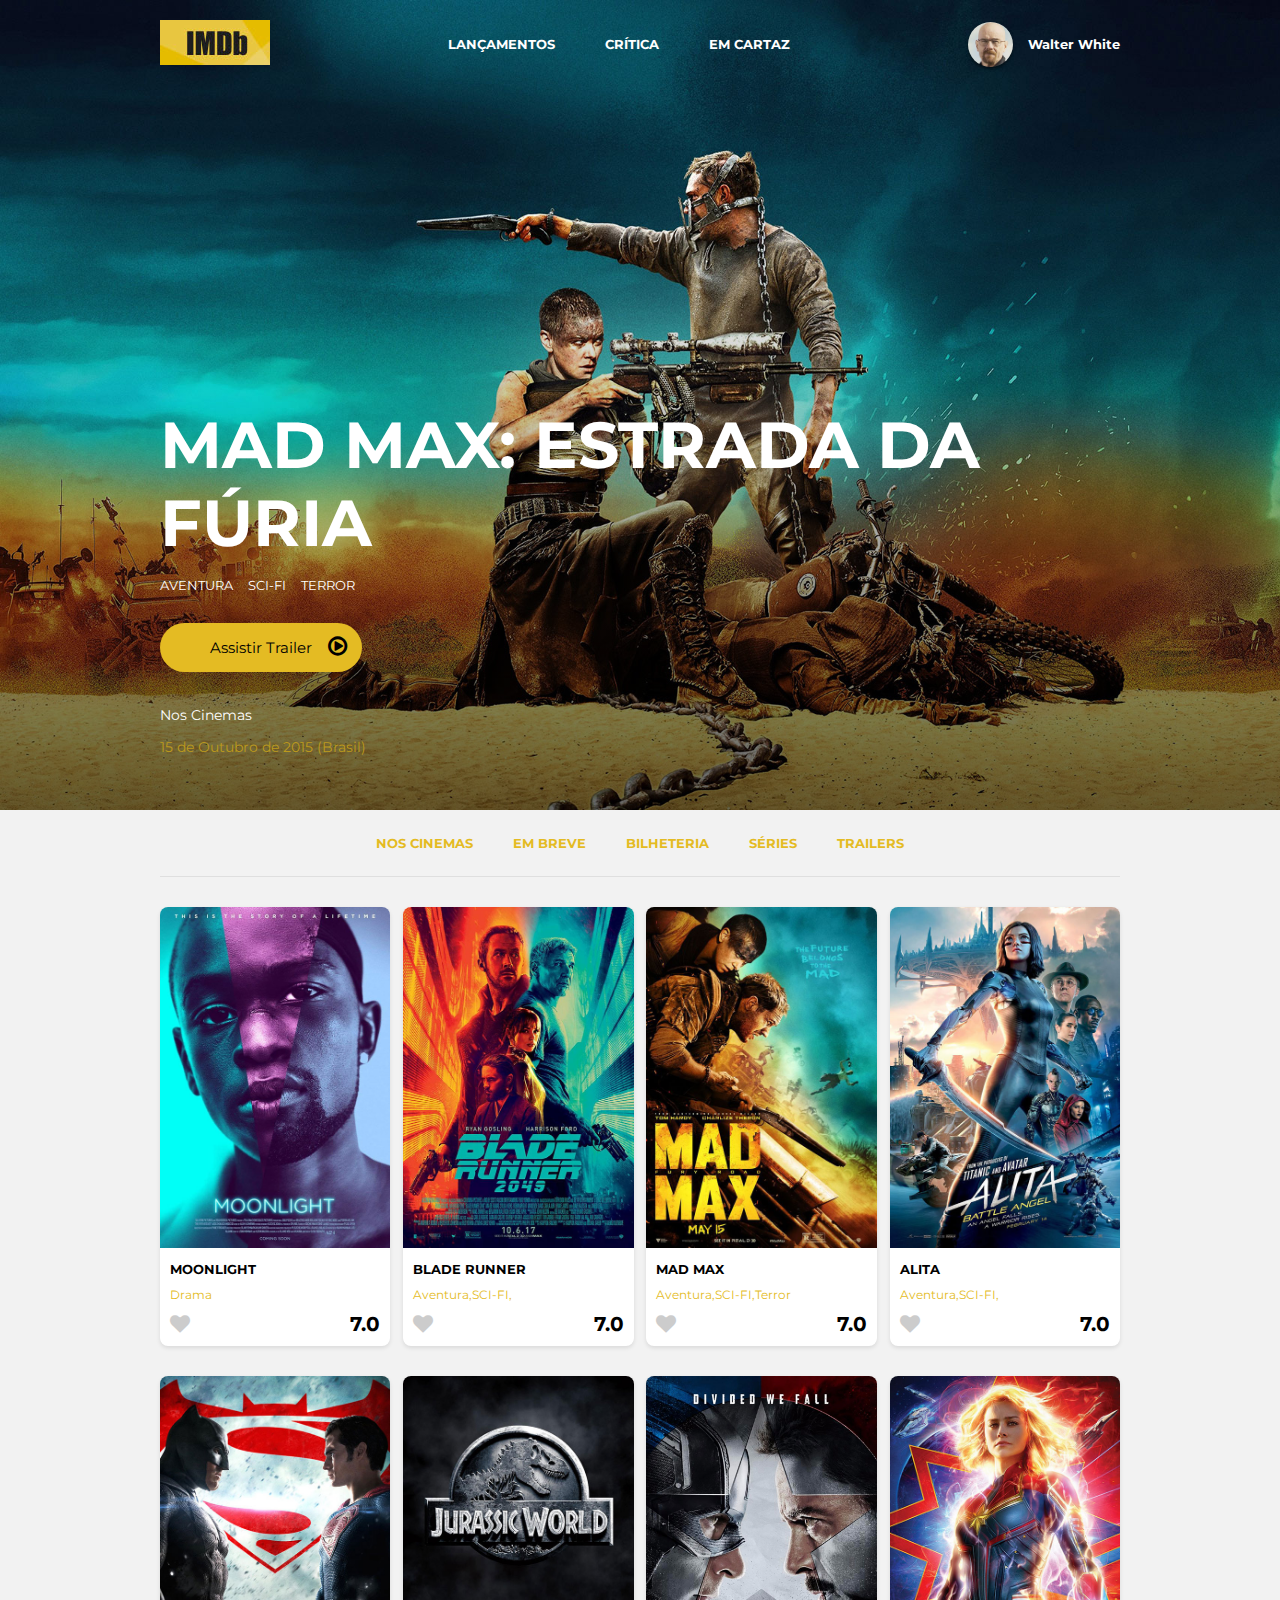
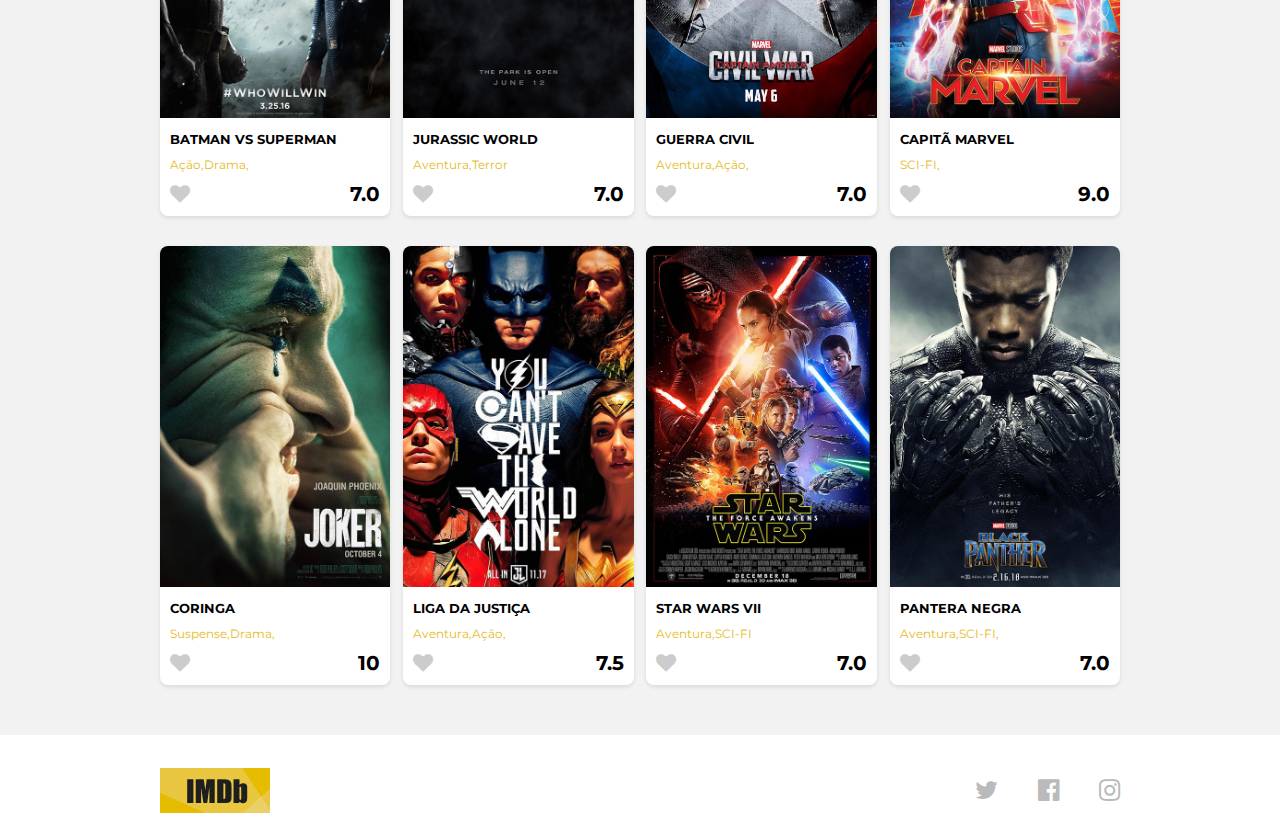
<file: desafio pag estatica imdb/public/index.html>
<!DOCTYPE html>
<html lang="en">
<head>
    <meta charset="UTF-8">
    <title>IMDB - CodeNation Filmes</title>
    <meta name="description" content="" />
    <link rel="shortcut icon" type="image/png" href="/favicon.png"/>
    <meta name="viewport" content="width=device-width, initial-scale=1.0">
    
    <link rel="stylesheet" href="css/normalize.css" />
    <link rel="stylesheet" href="css/main.css">
    


</head>
<body>

    <header class="cabecalho">
         <nav class="menu">
             <div class="container">
                 <a href="#" class="logo-imdb">
                     <img src="img/logo-imdb.jpg" alt="logo imdb">
                 </a>

                 <ul class="menu-itens">
                     <li class="item-menu"> <a href="#">Lançamentos</a></li>
                     <li class="item-menu"><a href="#">Crítica</a></li>
                     <li class="item-menu"> <a href="#">Em cartaz</a></li>
                 </ul>

                 <div class="usuario">
                    <a href="#" class="usuario-walter">
                        <img src="img/walter-white.jpg" alt="foto walter"> 
                    </a>
                 
                    <div class="usuario-nome">
                    Walter White
                    </div>
                </div>
             </div>
         </nav>

        <div class="conteudo-header">
            <div class="container">
                <h2 class="conteudo-titulo">MAD MAX: ESTRADA DA FÚRIA</h1>
                <p class="genero">
                    <a href="#" class="item-genero">Aventura</a>
                    <a href="#" class="item-genero">Sci-fi</a>
                    <a href="#" class="item-genero">Terror</a>
                </p>
                <a href="#" class="triler-button"> 
                    Assistir Trailer
                    <i class="fa fa-play-circle-o"></i>
                </a>
                <div class="capa-info">
                    <p>Nos Cinemas</p>
                    <p>15 de Outubro de 2015 (Brasil)</p>
                </div>
            </div>
        </div>

    </header>

    <section class="catalogo">
        <nav class="catalogo-menu">
            <div class="container">
                <ul class="menu-catalogo">
                    <li class="menu-catalogo-linha">
                        <a href="#">Nos Cinemas</a>
                    </li>
                    <li class="menu-catalogo-linha">
                        <a href="#">Em breve</a>
                    </li>
                    <li class="menu-catalogo-linha">
                        <a href="#">Bilheteria</a>
                    </li>
                    <li class="menu-catalogo-linha">
                        <a href="#">Séries</a>
                    </li>
                    <li class="menu-catalogo-linha">
                        <a href="#">Trailers</a>
                    </li>
                </ul>
            </div>
        </nav>
        <div class="container">
            <ul class="catalogo-filmes-lista">
                <li class="catalogo-filmes-lista-item">
                    <figure class="filme-poster">
                        <img src="img/poster-moonlight.jpg" alt="" />
                        <div class="filme-poster-info">
                            <h3>Moonlight</h3>
                            <a href="#" class="filme-poster-link"
                                ><i class="fa fa-play" aria-hidden="true"></i
                            ></a>
                        </div>
                    </figure>

                    <div class="filme-sinopse">
                        <h3 class="filme-sinopse-titulo">Moonlight</h3>
                        <p class="sinopse-genero">
                            <a href="#" class="sinopse-genero-item">Drama</a>
                        </p>
                        <p class="filme-nota">
                            <i class="fa fa-heart" aria-hidden="true"></i> 7.0
                        </p>
                    </div>
                </li>

                <li class="catalogo-filmes-lista-item">
                    <figure class="filme-poster">
                        <img src="img/poster-bladerunner.jpg" alt="" />
                        <div class="filme-poster-info">
                            <h3>Blade Runner</h3>
                            <a href="#" class="filme-poster-link"
                                ><i class="fa fa-play" aria-hidden="true"></i
                            ></a>
                        </div>
                    </figure>

                    <div class="filme-sinopse">
                        <h3 class="filme-sinopse-titulo">Blade Runner</h3>
                        <p class="sinopse-genero">
                            <a href="#" class="sinopse-genero-item">Aventura,</a>
                            <a href="#" class="sinopse-genero-item">SCI-FI,</a>
                        </p>
                        <p class="filme-nota">
                            <i class="fa fa-heart" aria-hidden="true"></i> 7.0
                        </p>
                    </div>
                </li>

                <li class="catalogo-filmes-lista-item">
                    <figure class="filme-poster">
                        <img src="img/poster-mad-max.jpg" alt="" />
                        <div class="filme-poster-info">
                            <h3>Mad Max</h3>
                            <a href="#" class="filme-poster-link"
                                ><i class="fa fa-play" aria-hidden="true"></i
                            ></a>
                        </div>
                    </figure>

                    <div class="filme-sinopse">
                        <h3 class="filme-sinopse-titulo">Mad Max</h3>
                        <p class="sinopse-genero">
                            <a href="#" class="sinopse-genero-item">Aventura,</a>
                            <a href="#" class="sinopse-genero-item">SCI-FI,</a>
                            <a href="#" class="sinopse-genero-item">Terror</a>
                        </p>
                        <p class="filme-nota">
                            <i class="fa fa-heart" aria-hidden="true"></i> 7.0
                        </p>
                    </div>
                </li>

                <li class="catalogo-filmes-lista-item">
                    <figure class="filme-poster">
                        <img src="img/poster-alita.jpg" alt="" />
                        <div class="filme-poster-info">
                            <h3>Alita</h3>
                            <a href="#" class="filme-poster-link"
                                ><i class="fa fa-play" aria-hidden="true"></i
                            ></a>
                        </div>
                    </figure>

                    <div class="filme-sinopse">
                        <h3 class="filme-sinopse-titulo">Alita</h3>
                        <p class="sinopse-genero">
                            <a href="#" class="sinopse-genero-item">Aventura,</a>
                            <a href="#" class="sinopse-genero-item">SCI-FI,</a>
                        </p>
                        <p class="filme-nota">
                            <i class="fa fa-heart" aria-hidden="true"></i> 7.0
                        </p>
                    </div>
                </li>

                <li class="catalogo-filmes-lista-item">
                    <figure class="filme-poster">
                        <img src="img/poster-batman-superman.jpg" alt="" />
                        <div class="filme-poster-info">
                            <h3>Batman VS Superman</h3>
                            <a href="#" class="filme-poster-link"
                                ><i class="fa fa-play" aria-hidden="true"></i
                            ></a>
                        </div>
                    </figure>

                    <div class="filme-sinopse">
                        <h3 class="filme-sinopse-titulo">Batman VS Superman</h3>
                        <p class="sinopse-genero">
                            <a href="#" class="sinopse-genero-item">Ação,</a>
                            <a href="#" class="sinopse-genero-item">Drama,</a>
                        </p>
                        <p class="filme-nota">
                            <i class="fa fa-heart" aria-hidden="true"></i> 7.0
                        </p>
                    </div>
                </li>

                <li class="catalogo-filmes-lista-item">
                    <figure class="filme-poster">
                        <img src="img/poster-jurassic-world.jpg" alt="" />
                        <div class="filme-poster-info">
                            <h3>Jurassic World</h3>
                            <a href="#" class="filme-poster-link"
                                ><i class="fa fa-play" aria-hidden="true"></i
                            ></a>
                        </div>
                    </figure>

                    <div class="filme-sinopse">
                        <h3 class="filme-sinopse-titulo">Jurassic World</h3>
                        <p class="sinopse-genero">
                            <a href="#" class="sinopse-genero-item">Aventura,</a>
                            <a href="#" class="sinopse-genero-item">Terror</a>
                        </p>
                        <p class="filme-nota">
                            <i class="fa fa-heart" aria-hidden="true"></i> 7.0
                        </p>
                    </div>
                </li>

                <li class="catalogo-filmes-lista-item">
                    <figure class="filme-poster">
                        <img src="img/poster-civil-war.jpg" alt="" />
                        <div class="filme-poster-info">
                            <h3>Guerra Civil</h3>
                            <a href="#" class="filme-poster-link"
                                ><i class="fa fa-play" aria-hidden="true"></i
                            ></a>
                        </div>
                    </figure>

                    <div class="filme-sinopse">
                        <h3 class="filme-sinopse-titulo">Guerra Civil</h3>
                        <p class="sinopse-genero">
                            <a href="#" class="sinopse-genero-item">Aventura,</a>
                            <a href="#" class="sinopse-genero-item">Ação,</a>
                        </p>
                        <p class="filme-nota">
                            <i class="fa fa-heart" aria-hidden="true"></i> 7.0
                        </p>
                    </div>
                </li>

                <li class="catalogo-filmes-lista-item">
                    <figure class="filme-poster">
                        <img src="img/poster-capita-marvel.jpg" alt="" />
                        <div class="filme-poster-info">
                            <h3>Capitã Marvel</h3>
                            <a href="#" class="filme-poster-link"
                                ><i class="fa fa-play" aria-hidden="true"></i
                            ></a>
                        </div>
                    </figure>
                    <div class="filme-sinopse">
                        <h3 class="filme-sinopse-titulo">Capitã Marvel</h3>
                        <p class="sinopse-genero">
                            <a href="#" class="sinopse-genero-item">SCI-FI,</a>
                        </p>
                        <p class="filme-nota">
                            <i class="fa fa-heart" aria-hidden="true"></i> 9.0
                        </p>
                    </div>
                </li>

                <li class="catalogo-filmes-lista-item">
                    <figure class="filme-poster">
                        <img src="img/poster-coringa.jpg" alt="" />
                        <div class="filme-poster-info">
                            <h3>Coringa</h3>
                            <a href="#" class="filme-poster-link"
                                ><i class="fa fa-play" aria-hidden="true"></i
                            ></a>
                        </div>
                    </figure>
                    <div class="filme-sinopse">
                        <h3 class="filme-sinopse-titulo">Coringa</h3>
                        <p class="sinopse-genero">
                            <a href="#" class="sinopse-genero-item">Suspense,</a>
                            <a href="#" class="sinopse-genero-item">Drama,</a>
                        </p>
                        <p class="filme-nota">
                            <i class="fa fa-heart" aria-hidden="true"></i> 10
                        </p>
                    </div>
                </li>

                <li class="catalogo-filmes-lista-item">
                    <figure class="filme-poster">
                        <img src="img/poster-liga-justica.jpg" alt="" />
                        <div class="filme-poster-info">
                            <h3>Liga da Justiça</h3>
                            <a href="#" class="filme-poster-link"
                                ><i class="fa fa-play" aria-hidden="true"></i
                            ></a>
                        </div>
                    </figure>
                    <div class="filme-sinopse">
                        <h3 class="filme-sinopse-titulo">Liga da Justiça</h3>
                        <p class="sinopse-genero">
                            <a href="#" class="sinopse-genero-item">Aventura,</a>
                            <a href="#" class="sinopse-genero-item">Ação,</a>
                        </p>
                        <p class="filme-nota">
                            <i class="fa fa-heart" aria-hidden="true"></i> 7.5
                        </p>
                    </div>
                </li>

                <li class="catalogo-filmes-lista-item">
                    <figure class="filme-poster">
                        <img src="img/poster-star-wars.jpg" alt="" />
                        <div class="filme-poster-info">
                            <h3>Star Wars VII</h3>
                            <a href="#" class="filme-poster-link"
                                ><i class="fa fa-play" aria-hidden="true"></i
                            ></a>
                        </div>
                    </figure>
                    <div class="filme-sinopse">
                        <h3 class="filme-sinopse-titulo">Star Wars VII</h3>
                        <p class="sinopse-genero">
                            <a href="#" class="sinopse-genero-item">Aventura,</a>
                            <a href="#" class="sinopse-genero-item">SCI-FI</a>
                        </p>
                        <p class="filme-nota">
                            <i class="fa fa-heart" aria-hidden="true"></i> 7.0
                        </p>
                    </div>
                </li>

                <li class="catalogo-filmes-lista-item">
                    <figure class="filme-poster">
                        <img src="img/poster-pantera-negra.jpg" alt="" />
                        <div class="filme-poster-info">
                            <h3>Pantera Negra</h3>
                            <a href="#" class="filme-poster-link"
                                ><i class="fa fa-play" aria-hidden="true"></i
                            ></a>
                        </div>
                    </figure>
                    <div class="filme-sinopse">
                        <h3 class="filme-sinopse-titulo">Pantera Negra</h3>
                        <p class="sinopse-genero">
                            <a href="#" class="sinopse-genero-item">Aventura,</a>
                            <a href="#" class="sinopse-genero-item">SCI-FI,</a>
                        </p>
                        <p class="filme-nota">
                            <i class="fa fa-heart" aria-hidden="true"></i> 7.0
                        </p>
                    </div>
                </li>
            </ul>
        </div>
    </section>
	<footer class="rodape">
        <div class="container">
            <img class="rodape-imagem" src="img/logo-imdb.jpg" alt="" />

            <ul class="rodape-lista">
                <li class="rodape-lista-item icone-twitter">
                    <a href="#">
                        <i class="fa fa-twitter" aria-hidden="true"></i>
                    </a>
                </li>
                <li class="rodape-lista-item icone-facebook">
                    <a href="#">
                        <i class="fa fa-facebook-official" aria-hidden="true"></i>
                    </a>
                </li>
                <li class="rodape-lista-item icone-instagram">
                    <a href="#">
                        <i class="fa fa-instagram" aria-hidden="true"></i>
                    </a>
                </li>
            </ul>
        </div>
    </footer>
</body>
</html>

    
</body>
</html>
</file>
<file: desafio pag estatica imdb/public/css/main.css>
@import url(https://maxcdn.bootstrapcdn.com/font-awesome/4.6.3/css/font-awesome.min.css);
@import url(https://fonts.googleapis.com/css?family=Montserrat:400,700);

* {
	box-sizing: border-box;
}

body {
    font-size: 10px;
    margin: 0;
	font-family: "Montserrat", sans-serif;
}

 .container {
        margin: 0 auto;
        position: relative;
        width: 960px;
    }


.cabecalho {
    background-attachment: fixed;
    background-image: url(../img/capa-madmax2.jpg);
    background-repeat: no-repeat;
    background-size: cover;
    display: flex;
    flex-direction: column;
    height: 90vh;
    justify-content: space-between;
    padding: 20px;
    position: relative; 
    width: 100%;
    }
    

.cabecalho:after {
    background: linear-gradient(
        0deg,
        rgba(0, 0, 0, 0.6) 0%,
        rgba(0, 212, 255, 0) 75%
    );
    content: "";
    height: 100%;
    left: 0;
    position: absolute;
    top: 0;
    width: 100%;
    }
    

   


.menu .container {
	align-items: center;
	display: flex;
	justify-content: space-between;
}

.logo-imbd {
	display: inline-block;
}

.menu-itens {
	display: flex;
	list-style: none;
	margin: 0;
	padding: 0;
}

.item-menu {
	margin: 0 25px;
}

.item-menu a{
	color: #fff;
	font-size: 1.3em;
	font-weight: bold;
	text-decoration: none;
	text-transform: uppercase;
	
}

.item-menu a:hover {
	color: #e4bb23;
}

.usuario {
	display: flex;
	justify-content: flex-start;
	align-items: center;
}

.usuario-walter {
	border-radius: 100%;
	box-shadow: 0 2px 3px rgba(0, 0, 0, 0.5);
	height: 45px;
	margin-right: 15px;
	overflow: hidden;
	width: 45px;
}

.usuario-nome {
	color: #fff;
	font-size: 1.3em;
	font-weight: bold;
}

.usuario-walter img {
	width: 100%;
	height: auto;
}

.menu {
	z-index: 2;
	display: flex;
}

.conteudo-header {
	width: 100%;
}

.conteudo-header .container {
	position: relative;
	z-index: 2;
}

.conteudo-titulo{
	color: #fff;
	font-size: 6.5em;
	font-weight: bold;
	line-height: 1.2em;
	margin: 0;
	text-transform: uppercase;
}


.genero {
	display: flex;
	margin: 15px 0 30px;
	font-size: 13px;
}

.item-genero {
	color: #fff;
	text-decoration: none;
	margin-right: 15px;
	text-transform: uppercase;
	transition: all 0.2s ease-in-out;
}

.item-genero:hover {
	color: #e4bb23;
}

.triler-button {
	display: inline-block;
	padding: 15px 50px;
	color: #000;
	font-size: 1.5em;
	text-decoration: none;
	background-color: #e4bb23;
	border-radius: 40px;
	position: relative;
	transition: all 0.2s ease-in-out;
}

.triler-button:hover {
	background-color: #bc9a1d;
}

.triler-button i {
	font-size: 1.5em;
	position: absolute;
	right: 15px;
	top: 12px;
}

.capa-info {
	padding: 20px 0;
	font-size: 1.4em;
	color: #fff;
}

.capa-info p:last-child {
	color: #bc9a1d;
}

.catalogo {
	background-color:#f2f2f2;
	width: 100%;
}

.catalogo-menu {
	width: 100%;
}


.menu-catalogo{
	align-items: center;
	border-bottom: 1px solid rgba(0, 0, 0, 0.08);
	display: flex;
	justify-content: center;
	list-style: none;
	margin: 0 auto;
	padding: 0 20px;
}

.menu-catalogo-linha a {
	margin: 0 20px;
}

.menu-catalogo-linha a {
    color: #e4bb23;
    display: inline-block;
    padding: 25px 0;
    font-size: 1.3em;
	font-weight: bold;
	text-decoration: none;
	text-transform: uppercase;
    
    
}

.menu-catalogo-linha a:hover {
	box-shadow: inset 0 -1px 0 #e4bb23;
}

.catalogo-filmes-lista {
	align-items: flex-start;
	display: flex;
	flex-direction: row;
	flex-wrap: wrap;
	justify-content: space-between;
	padding: 20px 0;
	width: 100%;
}



.catalogo-filmes-lista-item {
	background-color: #fff;
	border-radius: 8px;
	box-shadow: 0 2px 4px rgba(0, 0, 0, 0.1);
	display: flex;
	flex-direction: column;
	margin-bottom: 30px;
	overflow: hidden;
	width: 24%;
}



.filme-poster {
	margin: 0;
	width: 100%;
	height: auto;
	overflow: hidden;
	position: relative;
}



.filme-poster img {
	width: 100%;
	height: auto;
}



.filme-poster-info {
	align-items: center;
	background-color: rgba(0, 0, 0, 0.5);
	display: flex;
	flex-direction: column;
	height: 100%;
	justify-content: center;
	left: 0;
	opacity: 0;
	padding: 80px 20px;
	position: absolute;
	text-align: center;
	top: 0;
	transition: all 0.2s ease-in-out;
	visibility: hidden;
	width: 100%;
	z-index: 1;
}



.catalogo-filmes-lista-item:hover .filme-poster-info {
	opacity: 1;
	visibility: visible;
}




.filme-poster-info h3 {
	color: #e4bb23;
	font-size: 2em;
	line-height: 1em;
	text-transform: uppercase;
}

.filme-poster-link {
	color: #fff;
	font-size: 5em;
	transition: all 0.2s ease-in-out;
}

.filme-poster-link:hover {
	color: #e4bb23;
}

.filme-sinopse {
	padding: 10px;
	width: 100%;
}

.filme-sinopse-titulo {
	font-size: 1.3em;
	font-weight: bold;
	margin: 0;
	text-transform: uppercase;
}

.sinopse-genero {
	margin: 10px 0;
	display: flex;
}

.sinopse-genero-item {
	text-decoration: none;
	font-size: 1.2em;
	color: #e4bb23;
}

.sinopse-genero-item:hover {
	text-decoration: underline;
}

.filme-nota {
	margin: 0;
	align-items: center;
	display: flex;
	font-size: 2em;
	font-weight: bold;
	justify-content: space-between;
}

.filme-nota i {
	color: #ccc;
	cursor: pointer;
}

.filme-nota i:hover {
	color: #e74c3c;
}


.rodape {
	background-color: #fff;
	color: #bababa;
	padding: 20px 0;
	text-align: center;
	width: 100%;
}

.rodape .container {
	display: flex;
	justify-content: space-between;
	align-items: center;
}

.rodape-lista {
	padding: 0;
	list-style: none;
	display: flex;
}

.rodape-lista-item {
	margin: 0 20px;
}

.rodape-lista-item:last-child {
	margin-right: 0;
}

.rodape-lista-item a {
	font-size: 2.5em;
	color: #bababa;
	text-decoration: none;
	transition: all 0.2s ease-in-out;
}

.icone-twitter a:hover {
	color: #55acee;
}

.icone-facebook a:hover {
	color: #3b5998;
}

.icone-instagram a:hover {
	color: #e95950;
}
</file>
